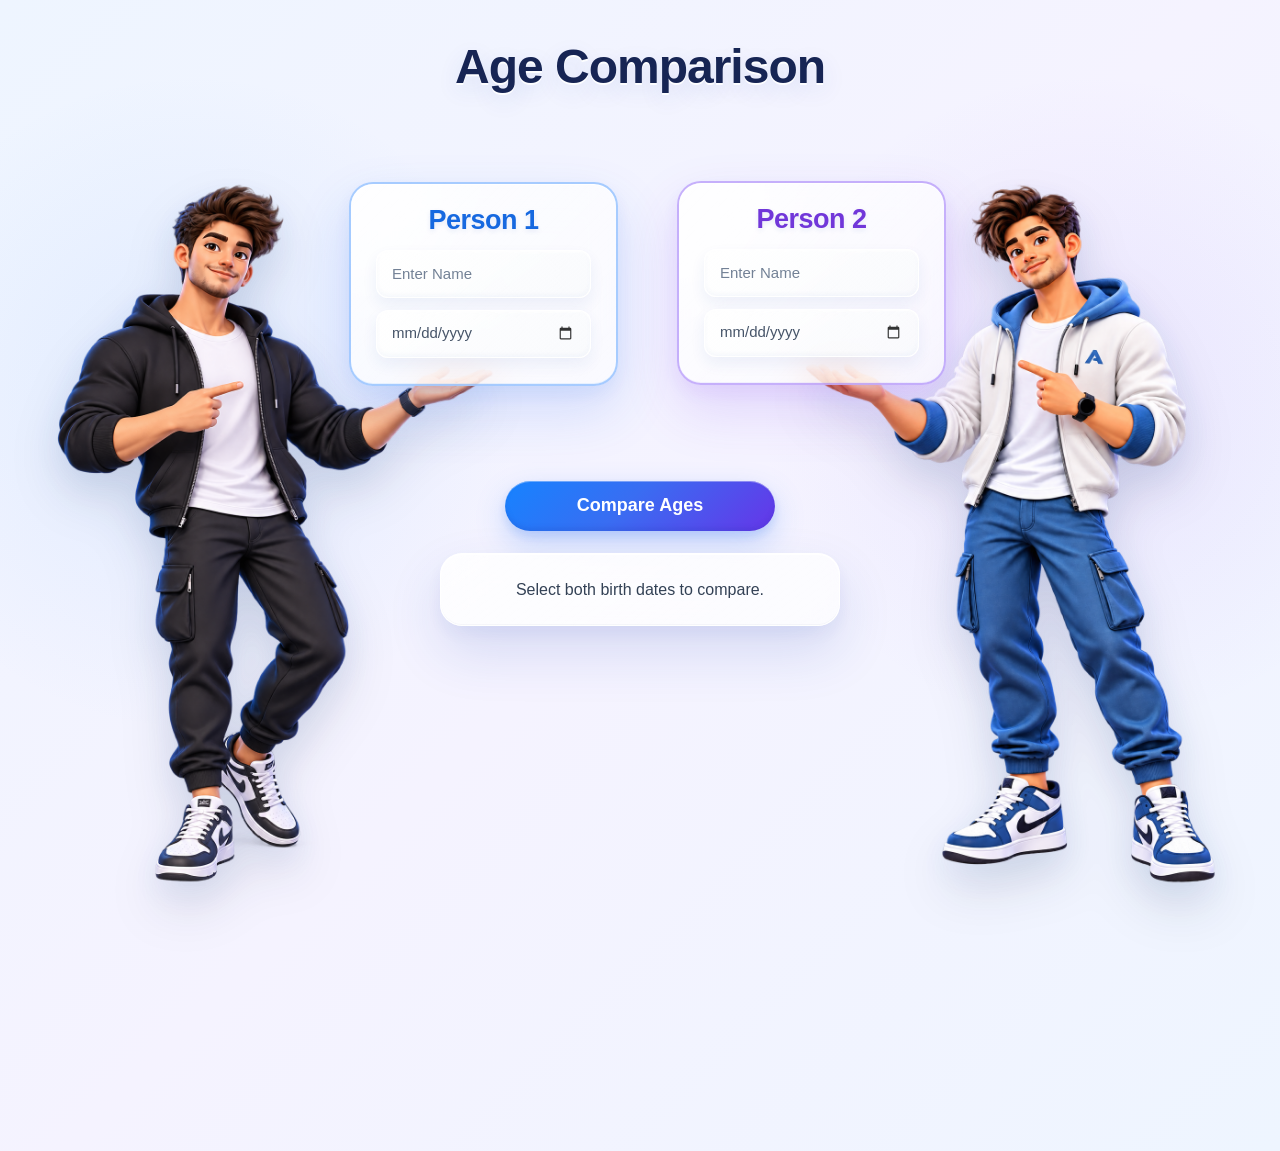
<file: index.html>
<!doctype html>
<html lang="en">
    <head>
        <meta charset="UTF-8" />
        <meta name="viewport" content="width=device-width, initial-scale=1.0" />
        <title>Date of Birth Calculator</title>

        <link href="https://cdn.jsdelivr.net/npm/bootstrap@5.3.3/dist/css/bootstrap.min.css" rel="stylesheet" />

        <link rel="stylesheet" href="assets/css/style.css" />
    </head>

    <body>
        <section class="age-compare">
            <div class="container">
                <h1 class="text-center">Age Comparison</h1>

                <div class="comparison-stage">
                    <!-- CHARACTER 1 -->
                    <div class="person-card person-1">
                        <img src="assets/images/character 1.png" alt="Person 1" class="person-image" />

                        <div class="person-form">
                            <h2>Person 1</h2>

                            <input type="text" id="name1" placeholder="Enter Name" />

                            <input type="date" id="dob1" />
                        </div>
                    </div>

                    <!-- CHARACTER 2 -->
                    <div class="person-card person-2">
                        <img src="assets/images/character 2.png" alt="Person 2" class="person-image" />

                        <div class="person-form">
                            <h2>Person 2</h2>

                            <input type="text" id="name2" placeholder="Enter Name" />

                            <input type="date" id="dob2" />
                        </div>
                    </div>

                    <!-- RESULT -->
                    <div class="result-area">
                        <button type="button" class="compare-btn" onclick="compareAges()">Compare Ages</button>

                        <div id="result" class="result-box" aria-live="polite">Select both birth dates to compare.</div>
                    </div>
                </div>
            </div>
        </section>

        <script src="assets/js/script.js"></script>
    </body>
</html>
</file>
<file: assets/css/style.css>
* {
    margin: 0;
    padding: 0;
    box-sizing: border-box;
}

html {
    scroll-behavior: smooth;
}

body {
    font-family: Arial, sans-serif;
    background:
        radial-gradient(
            circle at 15% 35%,
            rgba(77, 153, 255, 0.10),
            transparent 25%
        ),
        radial-gradient(
            circle at 85% 35%,
            rgba(139, 92, 246, 0.10),
            transparent 25%
        ),
        linear-gradient(
            135deg,
            #eef5ff 0%,
            #f5f3ff 50%,
            #eef5ff 100%
        );

    color: #172554;
    overflow-x: hidden;
}


/* =========================================
   MAIN SECTION
========================================= */

.age-compare {
    min-height: 100vh;
    padding-top: 38px;
    overflow-x: hidden;
    overflow-y: visible;
}

.age-compare .container {
    max-width: 1450px;
}


/* =========================================
   HEADING
========================================= */

.age-compare h1 {
    font-size: 48px;
    font-weight: 700;
    color: #172554;
    margin-bottom: 5px;
    text-align: center;

    text-shadow:
        0 2px 0 rgba(255, 255, 255, 0.9),
        0 8px 25px rgba(30, 64, 175, 0.12);

    letter-spacing: -1px;
}


/* =========================================
   MAIN COMPARISON STAGE
========================================= */

.comparison-stage {
    position: relative;
    width: 100%;
    height: 1050px;
    margin-top: 5px;

    perspective: 1400px;
}


/* =========================================
   PERSON CARD
========================================= */

.person-card {
    position: absolute;
    top: 0;
    width: 50%;
    height: 770px;

    background: transparent;
    border: none;

    overflow: visible;

    transform-style: preserve-3d;

    pointer-events: none;
}


/* =========================================
   PERSON 1 POSITION
========================================= */

.person-1 {
    left: 0;
}


/* =========================================
   PERSON 2 POSITION
========================================= */

.person-2 {
    right: 0;
}


/* =========================================
   CHARACTER IMAGE
========================================= */

.person-image {
    position: absolute;

    width: 470px;
    height: auto;

    bottom: -15px;

    z-index: 2;

    display: block;

    object-fit: contain;

    filter:
        drop-shadow(0 25px 25px rgba(15, 23, 42, 0.12))
        drop-shadow(0 10px 15px rgba(59, 130, 246, 0.08));

    transform-style: preserve-3d;

    transition:
        transform 0.45s ease,
        filter 0.45s ease;
}


/* =========================================
   CHARACTER 1
========================================= */

.person-1 .person-image {
    left: 13px;

    animation: characterFloat1 5s ease-in-out infinite;
}


/* =========================================
   CHARACTER 2
========================================= */

.person-2 .person-image {
    right: 25px;

    animation: characterFloat2 5.5s ease-in-out infinite;
}


/* =========================================
   CHARACTER HOVER
========================================= */

.person-1:hover .person-image {
    transform: translateY(-7px) rotateY(1deg) scale(1.01);

    filter:
        drop-shadow(0 32px 30px rgba(15, 23, 42, 0.16))
        drop-shadow(0 15px 20px rgba(59, 130, 246, 0.14));
}

.person-2:hover .person-image {
    transform: translateY(-7px) rotateY(-1deg) scale(1.01);

    filter:
        drop-shadow(0 32px 30px rgba(15, 23, 42, 0.16))
        drop-shadow(0 15px 20px rgba(124, 58, 237, 0.14));
}


/* =========================================
   CHARACTER FLOAT
========================================= */

@keyframes characterFloat1 {

    0%,
    100% {
        transform: translateY(0);
    }

    50% {
        transform: translateY(-5px);
    }
}

@keyframes characterFloat2 {

    0%,
    100% {
        transform: translateY(-2px);
    }

    50% {
        transform: translateY(-7px);
    }
}


/* =========================================
   FORM BOX
========================================= */

.person-form {
    position: absolute;

    width: 269px;
    height: 204px;

    top: 80px;

    z-index: 5;

    padding: 23px 25px;

    border-radius: 24px;

    background:
        linear-gradient(
            135deg,
            rgba(255, 255, 255, 0.82),
            rgba(255, 255, 255, 0.55)
        );

    backdrop-filter: blur(20px);
    -webkit-backdrop-filter: blur(20px);

    transform-style: preserve-3d;

    overflow: hidden;

    pointer-events: auto;

    transition:
        transform 0.35s ease,
        box-shadow 0.35s ease,
        border-color 0.35s ease;
}


/* =========================================
   GLASS LIGHT EFFECT
========================================= */

.person-form::before {
    content: "";

    position: absolute;

    top: -70px;
    left: -80px;

    width: 180px;
    height: 180px;

    border-radius: 50%;

    background: rgba(255, 255, 255, 0.55);

    filter: blur(25px);

    pointer-events: none;
}


/* =========================================
   GLASS SHINE
========================================= */

.person-form::after {
    content: "";

    position: absolute;

    top: 0;
    left: -120%;

    width: 70%;
    height: 100%;

    background:
        linear-gradient(
            90deg,
            transparent,
            rgba(255, 255, 255, 0.40),
            transparent
        );

    transform: skewX(-20deg);

    transition: left 0.65s ease;

    pointer-events: none;
}


/* =========================================
   FORM HOVER
========================================= */

.person-form:hover {
    transform: translateY(-8px) translateZ(15px) scale(1.015);
}

.person-form:hover::after {
    left: 140%;
}


/* =========================================
   PERSON 1 BOX
========================================= */

.person-1 .person-form {
    right: 22px;

    border: 2px solid rgba(74, 151, 255, 0.48);

    box-shadow:
        0 25px 55px rgba(37, 99, 235, 0.16),
        0 8px 20px rgba(37, 99, 235, 0.08),
        inset 0 1px 0 rgba(255, 255, 255, 0.95),
        inset 0 -1px 0 rgba(147, 197, 253, 0.18);
}

.person-1 .person-form:hover {
    border-color: rgba(74, 151, 255, 0.78);

    box-shadow:
        0 32px 65px rgba(37, 99, 235, 0.22),
        0 12px 25px rgba(37, 99, 235, 0.12),
        inset 0 1px 0 rgba(255, 255, 255, 1);
}


/* =========================================
   PERSON 2 BOX
========================================= */

.person-2 .person-form {
    left: 37px;

    border: 2px solid rgba(139, 92, 246, 0.48);

    box-shadow:
        0 25px 55px rgba(124, 58, 237, 0.16),
        0 8px 20px rgba(124, 58, 237, 0.08),
        inset 0 1px 0 rgba(255, 255, 255, 0.95),
        inset 0 -1px 0 rgba(196, 181, 253, 0.18);
}

.person-2 .person-form:hover {
    border-color: rgba(139, 92, 246, 0.80);

    box-shadow:
        0 32px 65px rgba(124, 58, 237, 0.22),
        0 12px 25px rgba(124, 58, 237, 0.12),
        inset 0 1px 0 rgba(255, 255, 255, 1);
}


/* =========================================
   FORM TITLE
========================================= */

.person-form h2 {
    position: relative;

    z-index: 2;

    margin-bottom: 16px;

    font-size: 27px;

    line-height: 1;

    text-align: center;

    font-weight: 700;

    letter-spacing: -0.5px;

    text-shadow:
        0 2px 5px rgba(30, 64, 175, 0.10);
}


/* =========================================
   PERSON 1 TITLE
========================================= */

.person-1 .person-form h2 {
    color: #1769e0;
}


/* =========================================
   PERSON 2 TITLE
========================================= */

.person-2 .person-form h2 {
    color: #7137d9;
}


/* =========================================
   INPUTS
========================================= */

.person-form input {
    position: relative;

    z-index: 2;

    width: 100%;
    height: 48px;

    margin-bottom: 12px;

    padding: 0 15px;

    border: 1px solid rgba(255, 255, 255, 0.95);

    border-radius: 12px;

    background:
        linear-gradient(
            145deg,
            rgba(255, 255, 255, 0.90),
            rgba(248, 250, 252, 0.68)
        );

    color: #334155;

    font-size: 15px;

    outline: none;

    box-shadow:
        0 7px 15px rgba(30, 64, 175, 0.07),
        inset 0 1px 2px rgba(255, 255, 255, 0.95),
        inset 0 -2px 5px rgba(30, 64, 175, 0.04);

    transition:
        transform 0.25s ease,
        box-shadow 0.25s ease,
        border-color 0.25s ease,
        background 0.25s ease;
}


/* =========================================
   INPUT HOVER
========================================= */

.person-form input:hover {
    transform: translateY(-2px);

    background: rgba(255, 255, 255, 0.93);

    box-shadow:
        0 10px 20px rgba(30, 64, 175, 0.10),
        inset 0 1px 2px rgba(255, 255, 255, 1);
}


/* =========================================
   INPUT FOCUS
========================================= */

.person-form input:focus {
    transform: translateY(-2px);

    background: rgba(255, 255, 255, 0.96);

    border-color: #6aa8ff;

    box-shadow:
        0 0 0 3px rgba(59, 130, 246, 0.10),
        0 10px 22px rgba(37, 99, 235, 0.12),
        inset 0 1px 2px rgba(255, 255, 255, 1);
}


/* =========================================
   PLACEHOLDER
========================================= */

.person-form input::placeholder {
    color: #64748b;
    opacity: 0.9;
}


/* =========================================
   DATE INPUT
========================================= */

.person-form input[type="date"] {
    color: #475569;
}


/* =========================================
   DATE ICON
========================================= */

.person-form input[type="date"]::-webkit-calendar-picker-indicator {
    cursor: pointer;

    opacity: 0.8;

    transition:
        transform 0.2s ease,
        opacity 0.2s ease;
}

.person-form input[type="date"]::-webkit-calendar-picker-indicator:hover {
    opacity: 1;

    transform: scale(1.15);
}


/* =========================================
   RESULT AREA
========================================= */

.result-area {
    position: absolute;

    left: 50%;
    top: 635px;

    transform: translateX(-50%);

    width: 400px;

    z-index: 10;

    text-align: center;
}


/* =========================================
   COMPARE BUTTON
========================================= */

.compare-btn {
    position: relative;

    width: 270px;
    height: 50px;

    border: none;

    border-radius: 35px;

    background:
        linear-gradient(
            135deg,
            #1683ff 0%,
            #396df2 45%,
            #6635e8 100%
        );

    color: #ffffff;

    font-size: 18px;

    font-weight: 600;

    cursor: pointer;

    overflow: hidden;

    box-shadow:
        0 12px 30px rgba(59, 130, 246, 0.28),
        0 5px 10px rgba(37, 99, 235, 0.15),
        inset 0 1px 0 rgba(255, 255, 255, 0.35),
        inset 0 -3px 5px rgba(30, 64, 175, 0.16);

    transition:
        transform 0.2s ease,
        box-shadow 0.2s ease;
}


/* =========================================
   BUTTON SHINE
========================================= */

.compare-btn::before {
    content: "";

    position: absolute;

    top: 0;
    left: -120%;

    width: 75%;
    height: 100%;

    background:
        linear-gradient(
            100deg,
            transparent,
            rgba(255, 255, 255, 0.35),
            transparent
        );

    transform: skewX(-20deg);

    transition: left 0.65s ease;
}


/* =========================================
   BUTTON HOVER
========================================= */

.compare-btn:hover {
    transform: translateY(-4px);

    box-shadow:
        0 18px 38px rgba(59, 130, 246, 0.34),
        0 8px 16px rgba(37, 99, 235, 0.16),
        inset 0 1px 0 rgba(255, 255, 255, 0.45),
        inset 0 -3px 5px rgba(30, 64, 175, 0.12);
}

.compare-btn:hover::before {
    left: 140%;
}


/* =========================================
   BUTTON ACTIVE
========================================= */

.compare-btn:active {
    transform: translateY(1px);

    box-shadow:
        0 5px 12px rgba(59, 130, 246, 0.22),
        inset 0 3px 6px rgba(30, 64, 175, 0.18);
}


/* =========================================
   RESULT BOX
========================================= */

.result-box {
    position: relative;

    width: 100%;

    margin-top: 22px;

    padding: 22px;

    border-radius: 22px;

    background:
        linear-gradient(
            145deg,
            rgba(255, 255, 255, 0.86),
            rgba(255, 255, 255, 0.68)
        );

    backdrop-filter: blur(20px);
    -webkit-backdrop-filter: blur(20px);

    border: 1px solid rgba(255, 255, 255, 0.95);

    box-shadow:
        0 25px 55px rgba(30, 64, 175, 0.14),
        0 8px 20px rgba(30, 64, 175, 0.06),
        inset 0 1px 0 rgba(255, 255, 255, 1),
        inset 0 -1px 0 rgba(148, 163, 184, 0.08);

    color: #334155;

    font-size: 16px;

    line-height: 1.7;

    transform: translateZ(10px);

    transition:
        transform 0.3s ease,
        box-shadow 0.3s ease;
}


/* =========================================
   RESULT HOVER
========================================= */

.result-box:hover {
    transform: translateY(-5px) translateZ(15px);

    box-shadow:
        0 32px 65px rgba(30, 64, 175, 0.18),
        0 12px 25px rgba(30, 64, 175, 0.08),
        inset 0 1px 0 rgba(255, 255, 255, 1);
}


/* =========================================
   RESULT TEXT
========================================= */

.result-box h2,
.result-box h3 {
    color: #172554;
}


/* =========================================
   DESKTOP HAND ALIGNMENT
========================================= */

@media (min-width: 1201px) {

    .person-1 .person-form {
        right: 22px;
        top: 81px;
    }

    .person-2 .person-form {
        left: 37px;
        top: 80px;
    }

    .result-area {
        top: 380px;
    }
}


/* =========================================
   LARGE LAPTOP
========================================= */

@media (max-width: 1200px) {

    .age-compare .container {
        max-width: 1100px;
    }

    .comparison-stage {
        height: 980px;
    }

    .person-card {
        height: 750px;
    }

    .person-image {
        width: 400px;
    }


    /* Character 1 */

    .person-1 .person-image {
        left: 0;
    }


    /* Character 2 */

    .person-2 .person-image {
        right: 0;
    }


    /* Form */

    .person-form {
        width: 285px;
        height: 195px;

        top: 95px;

        padding: 20px;
    }


    .person-1 .person-form {
        right: 0;
    }


    .person-2 .person-form {
        left: 0;
    }


    .person-form h2 {
        font-size: 24px;
    }


    /* Result */

    .result-area {
        top: 610px;
    }
}


/* =========================================
   TABLET
========================================= */

@media (max-width: 991px) {

    .age-compare {
        padding-top: 30px;
    }

    .age-compare h1 {
        font-size: 40px;
    }


    /* Stage */

    .comparison-stage {
        height: 1250px;
    }


    /* Person */

    .person-card {
        width: 100%;
        height: 520px;
    }


    /* Person 1 */

    .person-1 {
        top: 0;
        left: 0;
    }


    /* Person 2 */

    .person-2 {
        top: 520px;
        right: 0;
    }


    /* Images */

    .person-image {
        width: 350px;
    }


    .person-1 .person-image {
        left: 15%;
        bottom: -10px;
    }


    .person-2 .person-image {
        right: 15%;
        bottom: -10px;
    }


    /* Form */

    .person-form {
        width: 280px;
        height: 195px;

        top: 90px;
    }


    .person-1 .person-form {
        right: 8%;
    }


    .person-2 .person-form {
        left: 8%;
    }


    /* Result */

    .result-area {
        top: 1080px;
    }
}


/* =========================================
   MOBILE
========================================= */

@media (max-width: 767px) {

    .age-compare {
        padding: 25px 15px;
    }


    /* Heading */

    .age-compare h1 {
        font-size: 32px;

        margin-bottom: 15px;
    }


    /* Stage */

    .comparison-stage {
        height: 1420px;
    }


    /* Person */

    .person-card {
        width: 100%;
        height: 580px;
    }


    /* Person 2 */

    .person-2 {
        top: 580px;
    }


    /* Images */

    .person-image {
        width: 290px;
    }


    .person-1 .person-image {
        left: 50%;

        transform: translateX(-50%);

        bottom: -5px;
    }


    .person-2 .person-image {
        right: auto;

        left: 50%;

        transform: translateX(-50%);

        bottom: -5px;
    }


    /* Form */

    .person-form {
        width: 270px;
        height: 195px;

        top: 45px;

        left: 50% !important;
        right: auto !important;

        transform: translateX(-50%);
    }


    /* Title */

    .person-form h2 {
        font-size: 23px;
    }


    /* Result */

    .result-area {
        width: 90%;

        top: 1170px;
    }


    /* Button */

    .compare-btn {
        width: 240px;
        height: 55px;
    }
}


/* =========================================
   SMALL MOBILE
========================================= */

@media (max-width: 480px) {

    .age-compare h1 {
        font-size: 28px;
    }


    .comparison-stage {
        height: 1390px;
    }


    .person-card {
        height: 560px;
    }


    .person-2 {
        top: 560px;
    }


    .person-image {
        width: 260px;
    }


    .person-form {
        width: 255px;
    }


    .result-area {
        top: 1130px;

        width: 94%;
    }


    .result-box {
        padding: 18px;

        font-size: 15px;
    }
}


/* =========================================
   REDUCE MOTION
========================================= */

@media (prefers-reduced-motion: reduce) {

    .person-1 .person-image,
    .person-2 .person-image {
        animation: none;
    }

    .person-form,
    .person-image,
    .compare-btn,
    .result-box,
    .person-form input {
        transition: none;
    }
}
</file>
